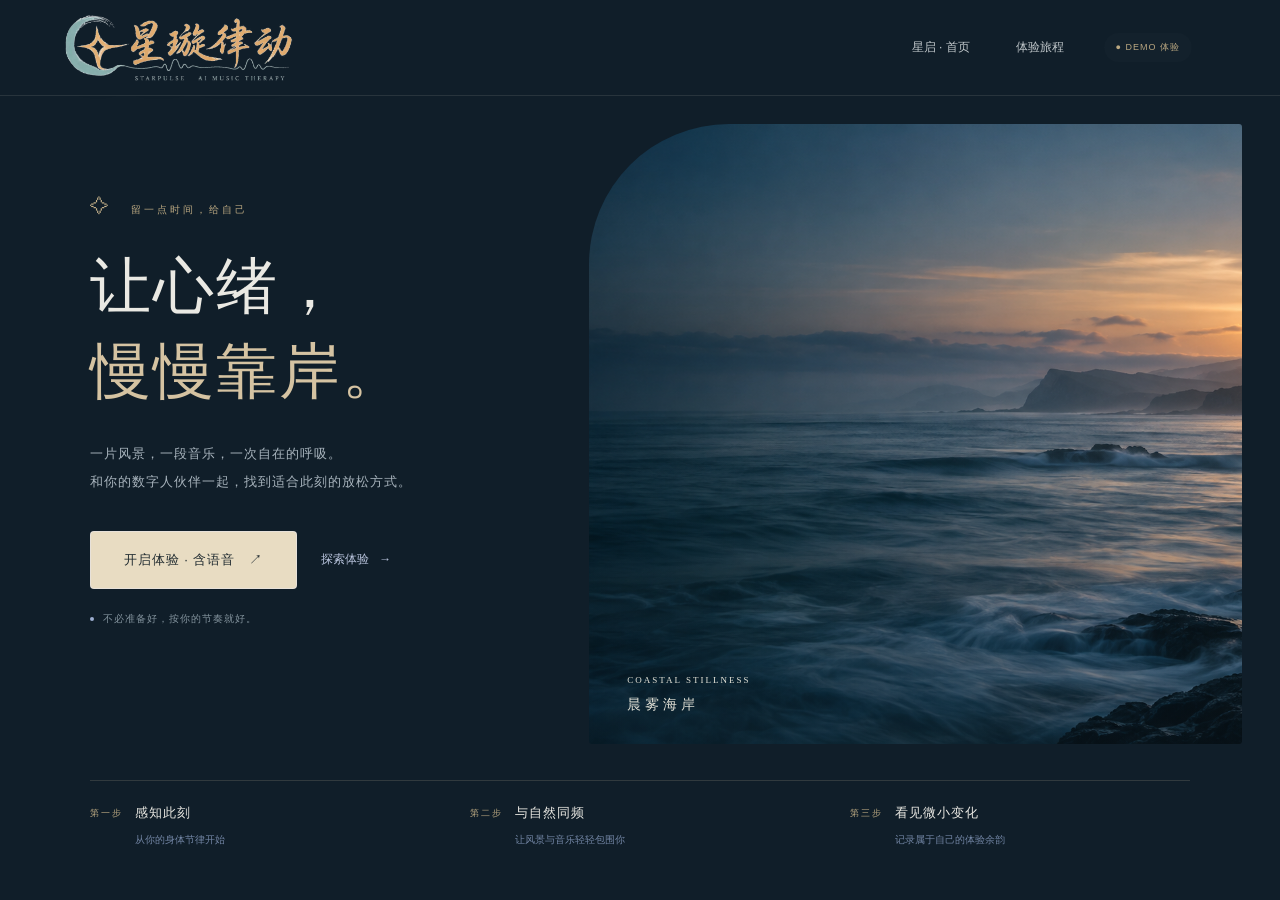
<file: index.html>
<!doctype html><html lang="zh-CN"><head><meta charset="UTF-8"><meta name="viewport" content="width=device-width,initial-scale=1"><title>星璇律动 · 在星与律之间</title><link rel="preload" as="image" href="assets/avatar/xiaoxuan-report-half.png"><link rel="preload" as="image" href="assets/avatar/xiaoxing-report-half.png"><link rel="stylesheet" href="style.css?v=20260910-5"><link rel="stylesheet" href="design.css?v=20260910-5"><link rel="stylesheet" href="layout.css?v=20260910-5"></head><body><div class="sky"></div><div class="grain"></div><header><a class="logo" href="#" id="home"><img src="assets/images/logo-transparent.png?v=1" alt="星璇律动 STARPULSE" width="230" height="72"></a><nav><button data-action="home">星启 · 首页</button><button data-action="flow">体验旅程</button><span class="demo">● DEMO 体验</span></nav><div id="narration-slot"></div></header><main id="app"></main><aside id="companion" data-guide="xiaoxuan" hidden><div class="avatar-stage"><img class="avatar fullbody" src="assets/avatar/xiaoxuan-demo-base.png" alt="小璇全身数字人立绘"><canvas class="avatar-canvas" width="380" height="627" aria-hidden="true"></canvas></div><span>小璇 · 陪你慢下来</span></aside><footer><span>让每一种情绪，都有安放的地方。</span><span>声音 · 自然 · 此刻 <b>✧</b></span></footer><script type="module" src="app.js?v=20260923-4"></script></body></html>
</file>
<file: style.css>
:root{font-family:'Microsoft YaHei','PingFang SC',sans-serif;color:#eceff3;background:#081719;font-synthesis:none;--muted:#94aaa9;--mint:#c6e6d6;--line:#b3d6ca24}*{box-sizing:border-box}body{margin:0;min-height:100vh}button,a,input,textarea{font:inherit}button,a{ -webkit-tap-highlight-color:transparent}button{cursor:pointer}button:focus-visible,a:focus-visible{outline:2px solid #c6e6d6;outline-offset:5px}button{color:inherit;border:0;background:none}a{color:inherit;text-decoration:none}.sky{position:fixed;inset:0;z-index:-2;background:radial-gradient(ellipse at 77% 40%,#547c6830,transparent 48%),radial-gradient(ellipse at 30% 5%,#31545830,transparent 55%),#081719}.grain{position:fixed;inset:0;pointer-events:none;z-index:5;opacity:.08;background-image:url("data:image/svg+xml,%3Csvg viewBox='0 0 180 180' xmlns='http://www.w3.org/2000/svg'%3E%3Cfilter id='n'%3E%3CfeTurbulence type='fractalNoise' baseFrequency='.8' numOctaves='3' stitchTiles='stitch'/%3E%3C/filter%3E%3Cpath fill='%23fff' filter='url(%23n)' opacity='.4' d='M0 0h180v180H0z'/%3E%3C/svg%3E")}header{height:104px;margin:0 6%;display:flex;align-items:center;justify-content:space-between;border-bottom:1px solid var(--line)}.logo{font-size:22px;letter-spacing:3px;position:relative;padding-left:44px}.logo>span{position:absolute;left:0;font-size:34px;color:#cee5c7}.logo small{display:block;font:8px Georgia;letter-spacing:3px;margin-top:7px;color:var(--muted)}nav{display:flex;gap:32px;align-items:center;font-size:12px;color:#b8c8c2}.demo{font-size:10px;border:1px solid var(--line);padding:8px 12px;border-radius:20px;color:#b6d1b6}main{min-height:calc(100vh - 175px);padding:48px 8% 70px}footer{margin:0 6%;padding:23px 0;display:flex;justify-content:space-between;font-size:10px;letter-spacing:2px;color:#7e9994;border-top:1px solid var(--line)}footer b{margin-left:30px;font-size:18px;color:#c2d8bd}.eyebrow{font-size:10px;letter-spacing:4px;color:#b9cabe;margin-bottom:26px}.eyebrow:before{content:'—';margin-right:15px}h1,h2,h3,p{margin-top:0}h1{font-family:Georgia,'Songti SC','SimSun',serif;font-size:clamp(42px,4.7vw,72px);font-weight:400;line-height:1.35;letter-spacing:5px;margin-bottom:26px}h1 em{font-style:normal;color:#c2d9bc}h2{font-family:'Songti SC','SimSun',serif;font-size:38px;line-height:1.5;font-weight:400;letter-spacing:3px;margin-bottom:18px}p{font-size:14px;line-height:2;color:var(--muted)}.home{display:grid;grid-template-columns:1fr 1.08fr;align-items:center;gap:4%;min-height:570px}.hero-copy{padding:32px 0}.hero-copy p{font-size:13px;line-height:2.3}.actions{display:flex;align-items:center;gap:22px;margin-top:30px;flex-wrap:wrap}.primary{background:#d4e4c7;color:#172c28;border-radius:3px;padding:17px 29px;min-width:158px;font-size:13px;letter-spacing:2px;transition:.3s}.primary:hover{background:#e5f1df;transform:translateY(-2px)}.secondary{border:1px solid #b6d0c13d;border-radius:3px;padding:15px 24px;font-size:12px;color:#c6d6cb}.text-btn{font-size:12px;color:#b1c3b7;padding:12px 0}.tiny{font-size:10px;color:#78948d;letter-spacing:1px;margin-top:26px}.landscape{height:510px;position:relative;border-radius:48% 48% 3px 3px;overflow:hidden;background:radial-gradient(ellipse at 53% 28%,#e5dfb3aa,transparent 19%),linear-gradient(#314d4b,#82938b 44%,#546e67 45%,#142e2e 100%);box-shadow:0 0 90px #bdd4a908}.sun{position:absolute;top:17%;left:47%;width:68px;height:68px;border-radius:50%;background:#e6e4bd;box-shadow:0 0 75px #e4e6c380}.mountain{position:absolute;inset:33% -10% 30%;background:#264e49;clip-path:polygon(0 90%,12% 42%,21% 66%,38% 0,57% 64%,68% 32%,89% 85%,100% 37%,100% 100%,0 100%);filter:blur(1px)}.mountain.back{transform:translate(22px,-30px);background:#607b70;opacity:.7}.water{position:absolute;inset:55% 0 0;background:repeating-linear-gradient(178deg,transparent 0 12px,#c7dbb522 13px,transparent 15px 24px);transform:scale(1.2);animation:water 14s ease-in-out infinite alternate}.shore{position:absolute;inset:70% -10% -10%;background:#0c2524;clip-path:polygon(0 50%,18% 65%,41% 75%,75% 82%,100% 100%,0 100%)}.scene-caption{position:absolute;bottom:28px;left:30px;font-size:10px;letter-spacing:3px;color:#d8dfcc}.scene-caption span{display:block;font-family:Georgia;font-size:24px;letter-spacing:1px;margin-top:10px}.orbit{position:absolute;border:1px solid #deebd72d;border-radius:50%;width:360px;height:360px;top:55px;left:50%;transform:translateX(-50%)}.landscape:after{content:'✦';position:absolute;right:23%;top:16%;color:#eef0d4;font-size:11px}.journey-strip{display:flex;gap:24px;margin-top:42px;color:#8aa297;font-size:10px;letter-spacing:1px}.journey-strip i{font-style:normal;color:#d0dcc0;margin-right:7px}#companion{position:fixed;right:17px;bottom:65px;width:105px;z-index:8;text-align:center;pointer-events:none}.avatar{width:105px;height:122px;mask-image:linear-gradient(#000 70%,transparent);border-radius:48% 48% 0 0}#companion span{font-size:8px;color:#a9bcb7}.page{max-width:960px;margin:20px auto;animation:enter .6s ease both}.narrow{max-width:670px}.page .lead{max-width:570px}.step{font:11px Georgia;color:#89aaa1;letter-spacing:3px;margin-bottom:25px}.items{margin:30px 0}.item{display:flex;gap:22px;padding:21px 0;border-bottom:1px solid var(--line)}.item>span{color:#bbd9c5;font-size:22px}.item h3{font-size:14px;font-weight:400;margin-bottom:6px}.item p{font-size:12px;margin:0}.check{display:flex;gap:12px;align-items:center;font-size:13px;color:#bdd0c8}.check input{accent-color:#9cc7b8;width:17px;height:17px}button:disabled{opacity:.35;cursor:not-allowed}.tech .sky{background:radial-gradient(ellipse at 50% 30%,#173d5744,transparent 65%),#07121f}.tech{--line:#6ec9e52b;--muted:#90abba;--mint:#a6dceb}.scan-layout{display:grid;grid-template-columns:1fr 1fr;gap:70px;align-items:center}.body-scan{height:330px;position:relative;display:grid;place-items:center;background:radial-gradient(ellipse,#2b91b327,transparent 65%)}.body-scan svg{height:290px;filter:drop-shadow(0 0 18px #7bd2dd66)}.scan-ring{position:absolute;width:230px;height:75px;border:1px solid #7ee4dc55;border-radius:50%;animation:breathe 5s ease-in-out infinite}.signals{display:grid;gap:20px;font-size:12px}.signals div{display:flex;justify-content:space-between;border-bottom:1px solid var(--line);padding-bottom:13px}.signals span{color:#89cbbf}.notice{padding:13px 18px;background:#91bac509;border-left:2px solid #74bdca;color:#92b1bb;font-size:12px;line-height:1.8;margin:25px 0}.goal-row,.choices{display:flex;gap:10px;flex-wrap:wrap;margin:22px 0}.chip{padding:12px 19px;border:1px solid var(--line);border-radius:30px;font-size:12px;color:#a4bcb0}.chip.selected{background:#c8dfca;color:#17322c;border-color:transparent}.plan{display:grid;grid-template-columns:1.1fr 1fr;gap:40px;margin-top:30px;align-items:center}.plan .landscape{height:350px;border-radius:160px 160px 4px 4px}.tags{font-size:11px;color:#b6cdbb;letter-spacing:2px;margin:20px 0}.selection-group{margin:25px 0}.selection-group h3{font-size:12px;color:#93afa1;font-weight:400}.scene-options{display:grid;grid-template-columns:repeat(3,1fr);gap:16px}.scene-option{border:1px solid var(--line);padding:12px;text-align:left;border-radius:8px}.scene-option.selected{border-color:#badcbd;background:#b5d6c00b}.scene-option .landscape{height:130px;border-radius:4px;margin-bottom:14px}.scene-option .sun{width:20px;height:20px}.scene-option .orbit,.scene-option .scene-caption{display:none}.forest{background:radial-gradient(ellipse at 50% 15%,#a4bc7466,transparent 35%),repeating-linear-gradient(85deg,#0a2620 0 25px,#244638 30px 45px,#14352b 50px 75px)}.aurora-scene{background:radial-gradient(ellipse at 55% 30%,#6ab59988,transparent 24%),linear-gradient(130deg,#152039,#625b8466,#103c43)}.immersive header,.immersive footer{display:none}.immersive main{padding:0;height:100vh;overflow:hidden}.immersion{position:fixed;inset:0;background:#102e33}.immersion>.landscape{position:absolute;inset:0;width:100%;height:100%;border-radius:0;transition:filter 4s}.immersion .sun{width:100px;height:100px}.immersion .mountain{inset:35% -10% 35%}.immersion .scene-caption,.immersion .orbit{display:none}.immersion .water{animation-duration:25s}.immersion .soft{position:absolute;inset:0;background:radial-gradient(ellipse,transparent,#02171a77);backdrop-filter:blur(2px)}.immersion .words{position:absolute;left:10%;right:10%;bottom:20%;text-align:center;font-family:'SimSun',serif;font-size:23px;letter-spacing:5px;color:#e2e8d6;transition:opacity 1.5s}.imm-controls{position:absolute;bottom:30px;left:6%;right:6%;display:flex;gap:25px;align-items:center;justify-content:space-between;transition:opacity 1s}.imm-controls button{font-size:12px;padding:12px;background:#031c2366;border:1px solid #ffffff22;border-radius:30px}.imm-controls label{font-size:11px;display:flex;gap:12px;align-items:center}.imm-controls input{width:85px;accent-color:#c5d9c0}.imm-progress{position:absolute;bottom:0;height:2px;background:#d6eac080;transition:width 1s}.imm-hint{position:absolute;top:30px;left:6%;font-size:10px;letter-spacing:2px;color:#b7c9c0}.feedback textarea{display:block;width:100%;min-height:100px;background:#ffffff04;border:1px solid var(--line);padding:20px;color:#d8e2dc;border-radius:6px;resize:vertical}.report{max-width:1120px}.report-top{display:flex;justify-content:space-between;align-items:center}.report-top p{font-size:11px}.report-grid{display:grid;grid-template-columns:.8fr 1.6fr;gap:16px}.panel{border:1px solid var(--line);background:linear-gradient(130deg,#26567216,#16293922);border-radius:9px;padding:24px}.panel h3{font-size:12px;font-weight:400;letter-spacing:2px;color:#b3d0df}.panel .body-scan{height:210px}.panel .body-scan svg{height:190px}.metrics{display:grid;grid-template-columns:repeat(3,1fr);gap:16px;margin:16px 0}.metric strong{font:29px Georgia;color:#a6dce3}.metric small{font-size:11px;color:#678493;margin:0 9px}.metric p{margin:8px 0 0;font-size:11px}.plot{width:100%;height:90px;overflow:visible}.legend{font-size:10px;color:#8ba4b5}.legend span{margin-left:20px;color:#a5ddd6}.eeg-row{display:grid;grid-template-columns:65px 1fr 90px;gap:15px;align-items:center;font-size:11px;margin:15px 0;color:#8facbd}.bars{display:grid;gap:5px}.bars i{height:5px;border-radius:5px;background:#526c96}.bars i+ i{background:#91d1cd}.success-mark{font:70px Georgia;color:#c8dfc0;margin:40px 0 20px}.center{text-align:center}.center .actions{justify-content:center}.file-input{font-size:11px;max-width:100%;color:#8faeb1;margin-top:18px}@keyframes water{to{transform:translateY(12px) scale(1.25)}}@keyframes breathe{50%{transform:scale(1.12);opacity:.35}}@keyframes enter{from{opacity:0;transform:translateY(9px)}to{opacity:1;transform:none}}@media(max-width:800px){header{height:85px}nav{gap:12px}nav button{display:none}main{padding:30px 7% 100px}.home{grid-template-columns:1fr}.hero-copy{padding:10px 0}.home .landscape{height:340px;margin:20px 20px 0}.journey-strip{gap:12px}h1{font-size:46px}.plan,.scan-layout,.report-grid{grid-template-columns:1fr;gap:20px}.metrics{grid-template-columns:1fr}.scan-layout .body-scan{height:220px}.scan-layout .body-scan svg{height:200px}#companion{width:75px;right:5px;bottom:35px}.avatar{width:75px;height:88px;background-size:150px 150px}#companion span{font-size:7px}.scene-options{gap:8px}.scene-option{padding:7px;font-size:11px}footer{font-size:8px;letter-spacing:0}.report-top{display:block}h2{font-size:30px}.imm-controls{gap:8px}.imm-controls label{font-size:0}.immersion .words{font-size:18px}.report .actions{padding-right:55px}}@media(prefers-reduced-motion:reduce){*,*:before,*:after{animation:none!important;transition:none!important}}

.imm-video{position:absolute;inset:0;width:100%;height:100%;object-fit:cover;opacity:0;transition:opacity 1.2s}.video-ready .soft{backdrop-filter:none;background:linear-gradient(transparent 45%,#02171a66)}

.body-scan.anatomy{height:420px;isolation:isolate;background:radial-gradient(ellipse at 50% 44%,#288dc51a,transparent 60%)}
.body-scan.anatomy svg{height:395px;width:230px;filter:drop-shadow(0 0 5px #58c2e54a);z-index:1}
.anatomy .scan-ring{width:174px;height:35px;bottom:20px;border-color:#69c8e04f;box-shadow:0 0 20px #5fd7ea12;transform:perspective(150px) rotateX(12deg)}
.anatomy .scan-ring:after{content:'';position:absolute;inset:8px -25px;border:1px solid #6ac1d220;border-radius:50%}
.anatomy-grid{position:absolute;bottom:0;width:90%;height:80px;background:linear-gradient(transparent,#061828),repeating-linear-gradient(90deg,transparent 0 24px,#61bfd818 25px 26px),repeating-linear-gradient(0deg,transparent 0 18px,#61bfd818 19px 20px);transform:perspective(140px) rotateX(42deg);z-index:-1;mask-image:radial-gradient(ellipse,#000,transparent 72%)}
.chest-pulse{transform-box:fill-box;transform-origin:center;animation:chest-breathe 5s ease-in-out infinite}.outer-body{stroke:#9cddf0;stroke-width:1.3}.anatomy-caption{position:absolute;bottom:0;color:#608898;font-size:8px;letter-spacing:2px}
.panel .body-scan.anatomy{height:290px}.panel .body-scan.anatomy svg{height:270px;width:165px}.panel .anatomy .scan-ring{width:130px;height:26px;bottom:15px}
@keyframes chest-breathe{50%{opacity:.4;transform:scale(.78)}}
@media(max-width:800px){.body-scan.anatomy{height:330px}.body-scan.anatomy svg{height:310px}.scan-layout{gap:25px}}
/* Visual revision: cinematic atmosphere, full-body companion, supplied anatomy image. */
:root{background:#080e20;--muted:#98a7c0;--line:#b0c4f21d;--mint:#c5d2f4;color:#eef1fb}.sky{background:radial-gradient(ellipse at 82% 10%,#46487928,transparent 55%),radial-gradient(ellipse at 5% 70%,#163b5029,transparent 50%),#080e20}.grain{opacity:.045}header{position:relative;z-index:10;height:96px;margin:0 5%;border-bottom-color:#b7c7eb16}.logo{font-size:20px;font-weight:400;letter-spacing:4px}.logo>span{color:#c6d0ee;font-size:31px}.logo small{color:#8795b6;font-size:7px}nav{color:#b4bfd7;gap:38px}.demo{color:#b8c5e2;background:#ffffff03;border-color:#a2b5dd25;font-size:9px}main{padding-top:55px}.primary{background:linear-gradient(115deg,#d4d9f6,#b8cbdc);color:#1a2541;padding:17px 28px;border:1px solid #e3e7ff60;border-radius:30px;box-shadow:0 6px 32px #839cc818;letter-spacing:1px}.primary:hover{background:#e2e7fc;box-shadow:0 8px 38px #a1b6ef25}.secondary{border-color:#a9bade32;border-radius:30px;color:#c0cce4}.text-btn{color:#bbc6df}.eyebrow{color:#a8b7d8;font-size:9px;letter-spacing:3px}.page h2{font-family:'Microsoft YaHei',sans-serif;font-size:36px;font-weight:300;letter-spacing:2px}.step{font:10px 'Microsoft YaHei',sans-serif;letter-spacing:3px;color:#a1b6db}.page{margin-top:18px}.page .lead{color:#8e9ebc;font-size:13px}.item{padding:23px 0}.item>span{color:#aebfef}.item h3{color:#d1daee}.chip{border-color:#a6bad529;color:#a8b5d0}.chip.selected{background:#c9d3ed;color:#1d2d47}.goal-row,.choices{gap:12px}.notice{background:#8eb5eb08;border-color:#7397c2;color:#94aec9}.tiny{color:#7d90ac}.tags{color:#a9bbdb}.selection-group h3{color:#96a9c8}.scene-option{border-radius:14px;border-color:#b4c7ef20;padding:10px;background:#cedeff03}.scene-option.selected{background:#a5c1ff08;border-color:#b2c6ed80}.scene-option .landscape{border-radius:9px}.plan{gap:64px}.plan .landscape{border-radius:18px;height:410px;background-image:linear-gradient(#0d173017,#0a193433),url('assets/images/moon-ocean.png');background-position:70% center;background-size:cover}.plan .landscape>*{display:none}.plan .landscape .scene-caption{display:block}.landscape{box-shadow:none}.feedback textarea{background:#d1e2ff05;border-color:#bed0fa26;border-radius:16px}.panel{border-color:#72b7db25;border-radius:14px;background:linear-gradient(145deg,#27597918,#0b1b2d80)}.report .page{max-width:1120px}.tech .sky{background:radial-gradient(ellipse at 48% 30%,#14354a60,transparent 65%),#070f1d}.panel h3{color:#a9c2d7}.metric strong{font-weight:400;font-size:31px}.success-mark{color:#b4c5ef}footer{color:#687c9d;border-top-color:#b7c7eb16}footer b{color:#c1cae7}
.welcome{background:#070c19}.welcome main{padding:0;min-height:calc(100svh - 96px)}.welcome .sky{background:#070c19}.welcome footer{display:none}.home-v2{display:block;position:relative;min-height:calc(100svh - 96px);isolation:isolate;padding:0 8% 175px;overflow:hidden}.hero-image{position:absolute;inset:-96px 0 0;z-index:-1;background:linear-gradient(90deg,#080d1dea 0%,#080d1d9c 32%,#080d1d10 75%),linear-gradient(0deg,#080d1d 0%,transparent 50%),url('assets/images/moon-ocean.png') center 49%/cover}.hero-copy{padding:clamp(62px,10vh,120px) 0 70px;max-width:760px}.hero-copy .eyebrow:before{display:none}.micro-star{color:#c0ccf3;font-size:19px;margin-right:14px}.hero-copy h1{font-family:'Microsoft YaHei','PingFang SC',sans-serif;font-weight:300;line-height:1.48;font-size:clamp(38px,4.1vw,62px);letter-spacing:3px;margin:28px 0 24px}.hero-copy h1 em{color:#c1cfee}.hero-copy p{color:#a0aec8;font-size:13px;line-height:2.2;letter-spacing:1px}.hero-copy .actions{margin-top:34px;gap:28px}.hero-note{font-size:10px;letter-spacing:1px;color:#7486a7;margin-top:23px;display:flex;gap:9px;align-items:center}.hero-note span{width:4px;height:4px;background:#9caed0;border-radius:50%}.scene-index{position:absolute;right:9%;top:39%;color:#d1d9ef}.scene-index>span{font:9px Georgia;letter-spacing:3px}.scene-index i{display:block;width:48px;height:1px;background:#b9c6e65e;margin:20px 0}.scene-index p{font:8px Georgia;letter-spacing:3px;color:#b0bcd5;line-height:2.5}.scene-index b{font-family:'Microsoft YaHei';font-weight:400;letter-spacing:4px;font-size:13px}.home-bottom{position:absolute;bottom:0;left:8%;right:8%;height:145px;display:grid;grid-template-columns:1fr 1fr 1fr .4fr;border-top:1px solid #b6c6ee25;padding-top:26px;gap:30px}.home-bottom>div>span{font:8px Georgia;letter-spacing:2px;color:#7184a6}.home-bottom h3{font-size:13px;letter-spacing:2px;font-weight:400;margin:12px 0 6px}.home-bottom p{font-size:10px;color:#7285a4}.journey-sign{color:#aabbe4;font-size:25px;display:flex;gap:14px;align-items:flex-start;padding-top:16px}.journey-sign small{font:8px Georgia;line-height:1.8;letter-spacing:2px;color:#7185aa}
#companion{width:clamp(95px,10vw,145px);bottom:25px;right:15px;text-align:center;filter:drop-shadow(0 4px 16px #02050e60)}#companion .avatar.fullbody{display:block;width:100%;height:clamp(155px,24vh,230px);object-fit:contain;object-position:center bottom;background:none;mask-image:none;border-radius:0}#companion span{font-size:8px;letter-spacing:1px;color:#98aac9;display:block;margin-top:5px}.welcome #companion{bottom:155px}.immersive #companion{bottom:70px}.immersive #companion .avatar.fullbody{height:20vh}
.body-scan.reference-body{height:430px;position:relative;isolation:isolate;background:radial-gradient(ellipse,#1e67821a,transparent 65%)}.reference-body>img{height:100%;max-width:100%;object-fit:contain;mix-blend-mode:screen;mask-image:linear-gradient(transparent,#000 4% 93%,transparent);filter:contrast(1.13) saturate(.8);position:relative;z-index:1}.body-halo{position:absolute;inset:12% 5%;background:radial-gradient(ellipse,#58ccf60b,transparent 65%);border-radius:50%}.body-label{position:absolute;font:6px Georgia;letter-spacing:1.5px;color:#668fa9;z-index:2;line-height:2.3}.body-label b{font-family:'Microsoft YaHei';font-size:9px;font-weight:400;color:#99bbcb;letter-spacing:2px}.label-left{left:0;top:36%}.label-right{right:0;top:66%}.reference-body .anatomy-caption{bottom:-17px;font-size:8px;letter-spacing:1px;color:#537087}.panel .body-scan.reference-body{height:280px}.panel .reference-body .body-label{display:none}.scan-layout{gap:65px;margin-top:25px}.signals{font-size:12px}.signals>div{border-color:#76bbd51e}.signals span{color:#94c7d1}
@media(min-width:1500px){.home-v2{padding-left:12%;padding-right:12%}.home-bottom{left:12%;right:12%}}
@media(max-width:800px){header{height:82px}.welcome main{min-height:calc(100svh - 82px)}.home-v2{min-height:calc(100svh - 82px);padding:0 7% 225px}.hero-copy{padding:62px 0 45px;max-width:100%}.hero-image{background-position:64% center}.hero-copy h1{font-size:36px;letter-spacing:1px;line-height:1.6}.hero-copy p{font-size:11px}.hero-copy .eyebrow{font-size:7px;letter-spacing:2px}.hero-copy .actions{gap:20px}.scene-index{display:none}.home-bottom{left:7%;right:7%;height:180px;gap:14px;grid-template-columns:repeat(3,1fr);padding-top:25px}.home-bottom p{font-size:9px;line-height:1.8}.home-bottom h3{font-size:11px;letter-spacing:0}.home-bottom .journey-sign{display:none}.welcome #companion{bottom:190px;right:4px;width:80px}#companion{right:5px;width:83px;bottom:12px}#companion .avatar.fullbody{height:150px}.page h2{font-size:28px}.plan{gap:30px}.plan .landscape{height:310px}.body-scan.reference-body{height:330px}.scan-layout{gap:35px}.label-left{left:9%}.label-right{right:9%}}
.reference-body>img{mask-image:radial-gradient(ellipse 65% 62% at 50% 48%,#000 55%,transparent 90%);filter:contrast(1.2) brightness(1.15) saturate(.85)}
/* Intent-first experience and quiet import surface. */
.home-v2{min-height:760px;min-height:max(720px,calc(100svh - 96px));padding-bottom:185px}.hero-copy{padding-top:90px;max-width:720px}.hero-copy h1{font-family:'Songti SC','SimSun',serif;font-size:clamp(54px,5.5vw,82px);font-weight:400;letter-spacing:5px;line-height:1.3;margin:25px 0 30px}.hero-copy .eyebrow{font-size:11px;letter-spacing:3px}.hero-copy p{font-size:14px;line-height:2.2;color:#b0bdd4}.hero-copy .primary{padding:19px 33px}.hero-image{background-image:linear-gradient(90deg,#080d1dcc 0%,#080d1d60 38%,#080d1d00 75%),linear-gradient(0deg,#080d1d 0%,transparent 48%),url('assets/images/moon-ocean.png')}.scene-index{display:none}.home-bottom{height:139px}.home-bottom>div>span{font-family:inherit;font-size:10px;letter-spacing:2px}.home-bottom h3{font-size:15px}.home-bottom p{font-size:11px}.journey-sign{opacity:.4}.discover{background:#f3f1ed;color:#263c49;padding:90px 8% 95px;position:relative}.discover-heading{display:flex;justify-content:space-between;gap:35px;align-items:end;max-width:1150px;margin:auto}.section-kicker{font-size:11px;letter-spacing:3px;color:#768e92;display:block;margin-bottom:20px}.discover h2{font-family:'Songti SC','SimSun',serif;font-size:36px;letter-spacing:2px;color:#263c49;line-height:1.5;margin:0}.discover-heading p{font-size:12px;line-height:2;color:#7a8b91;margin:0}.intention-list{display:grid;grid-template-columns:repeat(4,1fr);gap:0;max-width:1150px;margin:48px auto 90px;border-top:1px solid #425f6425;border-bottom:1px solid #425f6425}.intention-list button{position:relative;padding:34px 26px 34px 0;text-align:left;color:#344a55;transition:background .3s}.intention-list button+button{border-left:1px solid #425f6418;padding-left:25px}.intention-list button:hover{background:#dfe7e355}.intention-icon{font-family:Georgia;font-size:32px;color:#789b9c;display:block;margin-bottom:22px}.intention-list h3{font-size:17px;font-weight:400;letter-spacing:1px;margin:0 0 10px}.intention-list p{font-size:11px;color:#859296;margin:0}.intention-arrow{position:absolute;right:23px;top:45px;font-size:15px;color:#759090}.editorial-scene{max-width:1150px;margin:auto;display:grid;grid-template-columns:1.1fr 1fr;gap:65px;align-items:center}.editorial-image{height:450px;border-radius:160px 160px 10px 10px;background:url('assets/images/moon-ocean.png') 75% center/cover;box-shadow:0 20px 50px #1d394510}.editorial-copy h2{font-size:32px}.editorial-copy p{font-size:12px;line-height:2.4;color:#7a8b91;margin:25px 0}.editorial-copy .secondary{color:#3c5864;border-color:#5e81855c}.editorial-note{display:block;font-size:9px;color:#95a0a0;margin-top:22px}.import-page{text-align:center;max-width:640px;margin-top:20px}.import-page .lead{margin:0 auto;max-width:540px}.import-page h2{font-family:'Songti SC','SimSun',serif;font-size:36px}.import-experience{padding-top:25px}.breath-orb{position:relative;width:170px;height:170px;margin:6px auto 12px;display:grid;place-items:center;background:radial-gradient(circle,#bdcbe724,#879ccc0a 50%,transparent 69%);border-radius:50%}.breath-orb i{position:absolute;inset:19px;border:1px solid #a2b7de30;border-radius:50%;animation:quiet-orbit 6s ease-in-out infinite}.breath-orb i+i{inset:35px;border-color:#a2b7de20;animation-delay:-3s}.breath-orb span{font-size:35px;color:#c1d2e9;text-shadow:0 0 25px #9bbfdd70}.breath-caption{font-size:11px;letter-spacing:2px;color:#8196b5}.import-experience .actions{justify-content:center;margin-top:23px}.upload-link{position:relative;display:inline-block;cursor:pointer;color:#a2b5d1;font-size:12px;margin-top:24px;border-bottom:1px solid #99b2d440;padding-bottom:4px}.upload-link input{position:absolute;inset:0;width:100%;height:100%;opacity:0;cursor:pointer}.upload-link:focus-within{outline:2px solid #bbd0ee;outline-offset:5px}.import-status{font-size:10px;line-height:1.8;color:#7286a3;min-height:22px;margin:20px 0}.import-details{text-align:left;border-top:1px solid #8eacce1e;padding-top:20px;max-width:400px;margin:25px auto 0;color:#8c9eba;font-size:11px}.import-details summary{cursor:pointer;text-align:center}.import-details p{font-size:11px;margin-top:20px}.import-details .text-btn{font-size:10px}.import-page+.anything{display:none}@keyframes quiet-orbit{50%{transform:scale(1.13);opacity:.4}}
@media(max-width:800px){.home-v2{min-height:730px}.hero-copy{padding-top:70px;padding-bottom:35px;padding-right:25px}.hero-copy h1{font-size:52px;letter-spacing:3px}.hero-copy p{font-size:12px}.home-bottom{height:135px}.home-bottom h3{font-size:12px}.home-bottom p{font-size:9px}.welcome #companion{bottom:160px}.discover{padding:58px 7%}.discover-heading{display:block}.discover h2{font-size:28px}.discover-heading p{margin-top:20px}.intention-list{grid-template-columns:1fr 1fr;margin:30px 0 50px}.intention-list button{padding:24px 15px!important}.intention-list button:nth-child(3){border-left:0}.intention-list button:nth-child(n+3){border-top:1px solid #425f6418}.intention-list h3{font-size:15px}.intention-list p{font-size:10px}.intention-arrow{right:16px;top:33px}.editorial-scene{grid-template-columns:1fr;gap:32px}.editorial-image{height:320px;border-radius:120px 120px 8px 8px}.editorial-copy h2{font-size:28px}.import-page h2{font-size:29px}.import-page .lead{font-size:12px}.import-experience{padding-top:15px}main:has(.import-page){padding-bottom:75px}.import-page{margin-top:8px}}
.report-section-title{display:flex;align-items:center;justify-content:space-between;gap:20px;margin:35px 0 16px}.report-section-title h3{font-size:16px;font-weight:400;letter-spacing:2px;margin:0;color:#cfdeee}.report-section-title>span{font-size:10px;color:#829bb6}.signal-grid{display:grid;grid-template-columns:repeat(2,minmax(0,1fr));gap:16px}.eeg-grid{display:grid;grid-template-columns:repeat(3,minmax(0,1fr));gap:16px}.signal-panel{min-width:0}.signal-panel h3,.emotion-panel h3{display:flex;justify-content:space-between;gap:10px;font-size:13px}.signal-panel h3 small,.emotion-panel h3 small{font-size:9px;color:#7e98af;letter-spacing:0}.signal-stats{display:grid;grid-template-columns:35px repeat(3,1fr);gap:9px 8px;font-size:10px;text-align:right;margin:20px 0}.signal-stats span{color:#7993ae}.signal-stats b{font-weight:400;color:#b2cedc}.signal-stats b:nth-last-child(-n+3){color:#a0dfd6}.signal-chart{width:100%;height:auto;display:block;margin-top:15px}.no-signal{height:130px;display:grid;place-items:center;color:#627d97;font-size:12px}.emotion-panel>p{font-size:11px;color:#88a1bc}.emotion-panel strong{font:19px Georgia;color:#b4d9de;display:block;margin-top:8px}.emotion-row{display:grid;grid-template-columns:35px 1fr 68px;gap:10px;align-items:center;font-size:10px;margin:11px 0;color:#8ba4b9}.emotion-row>div{display:grid;gap:4px}.emotion-row i{display:block;height:4px;background:#6a83b8;border-radius:3px}.emotion-row i+i{background:#a0dfd6}.emotion-row small{font-size:9px;text-align:right}.signal-note{font-size:10px;line-height:1.9;color:#7892aa;margin:18px 0}.report .body-scan{margin-bottom:15px}@media(max-width:900px){.eeg-grid{grid-template-columns:repeat(2,minmax(0,1fr))}}@media(max-width:600px){.signal-grid,.eeg-grid{grid-template-columns:1fr}.report-section-title{display:block}.report-section-title>span{display:block;margin-top:10px}.report-section-title h3{font-size:14px}}
/* Standard session flow and restrained report composition. */
.flow-timeline{margin:30px 0}.flow-timeline>div{display:flex;align-items:center;gap:24px;border-bottom:1px solid var(--line);padding:18px 0}.flow-timeline>div>span{width:30px;font:16px Georgia;color:#adc6dc}.flow-timeline section{flex:1}.flow-timeline h3{font-size:13px;font-weight:400;margin:0 0 6px}.flow-timeline p{font-size:11px;margin:0}.flow-timeline small{font-size:10px;color:#9babc4}.preparation-list{margin:30px 0}.preparation-list>div{position:relative;padding:23px 0 23px 50px;border-bottom:1px solid var(--line)}.preparation-list b{position:absolute;left:0;top:25px;color:#adc6dc;font:16px Georgia}.preparation-list h3{font-size:15px;font-weight:400;margin:0 0 8px}.preparation-list p{font-size:12px;margin:0}.recommend-alternative{border-top:1px solid var(--line);margin-top:20px;padding-top:18px}.recommend-alternative>span,.duration-choice>span{font-size:10px;color:#859eb7;display:block;margin-bottom:9px}.recommend-alternative p{font-size:12px;margin:0}.recommend-alternative button{padding:7px 0;font-size:11px}.duration-choice{margin-top:18px}.duration-choice .chip{font-size:10px;padding:9px 12px;margin:0 6px 6px 0}.intention-list{grid-template-columns:repeat(5,1fr)}.dialogue-page{max-width:900px}.companion-dialogue{display:grid;grid-template-columns:190px 1fr;gap:45px;align-items:center;margin:30px 0}.companion-dialogue>img{width:100%;height:330px;object-fit:contain}.dialogue-space>span{font-size:11px;letter-spacing:3px;color:#a5bcdd}.dialogue-line{font-family:'SimSun',serif;font-size:23px;line-height:1.9;color:#d7e2f1;margin:18px 0 24px}.last-utterance{font-size:12px;color:#879bb7;line-height:1.8;overflow-wrap:anywhere;margin-bottom:18px}#dialogue-form{display:flex;gap:10px;border-bottom:1px solid #afc9ec40;padding-bottom:12px}#dialogue-text{min-width:0;flex:1;background:transparent;border:0;color:#dce7f6;font-size:13px;padding:12px 0;outline-offset:4px}#dialogue-form .secondary{font-size:11px;padding:10px 14px}.dialogue-space>small{font-size:9px;color:#6f86a6;display:block;margin-top:15px}.sr-only{position:absolute;width:1px;height:1px;padding:0;margin:-1px;overflow:hidden;clip:rect(0,0,0,0);white-space:nowrap;border:0}.report{max-width:1190px}.report-context{display:flex;justify-content:space-between;gap:20px;font-size:10px;color:#8fa7bf;padding:5px 0 20px;border-bottom:1px solid #91bedb25}.report-overview{display:grid;grid-template-columns:170px 1fr;gap:38px;align-items:center;border-bottom:1px solid #91bedb25;padding:24px 0 30px;margin-bottom:32px}.report-body .body-scan.reference-body{height:230px}.report-body .body-label{display:none}.report-body .anatomy-caption{font-size:6px;letter-spacing:0}.report-narrative{display:grid;grid-template-columns:1.2fr 1fr;gap:20px 35px}.narrative-label{font-size:10px;color:#83babf;letter-spacing:2px}.report-narrative h3{font-weight:400;font-size:18px;line-height:1.7;color:#d8e6f0;margin:12px 0}.report-narrative p{font-size:12px;color:#9fb2c7;line-height:2;margin:10px 0 0}.report-narrative>small{font-size:9px;color:#637c99;grid-column:1/-1}.next-suggestion{border-left:1px solid #9ec8db22;padding-left:30px}.report .panel{background:#a2c8e404;border:1px solid #9fbfd51a;border-radius:10px;padding:20px}.report .signal-grid{grid-template-columns:repeat(4,minmax(0,1fr))}.report .eeg-grid{grid-template-columns:repeat(4,minmax(0,1fr))}.report .signal-panel h3{margin-bottom:17px;font-size:12px;letter-spacing:.5px}.signal-values{display:flex;gap:12px;align-items:center;font:25px Georgia;color:#6a83b8}.signal-values i{font:12px sans-serif;color:#5e758d}.signal-values strong{font-weight:400;color:#a0dfd6}.signal-detail{margin-top:10px}.signal-detail summary{font-size:9px;color:#6e879f;cursor:pointer}.signal-detail .signal-stats{margin:15px 0 0;font-size:9px}.report .signal-chart{margin-top:16px}.report-section-title{margin:26px 0 15px}.report-section-title h3{font-size:14px;letter-spacing:1px}.report-method{border-bottom:1px solid #a3bcd418;padding:18px 0;color:#8098b1;font-size:10px}.report-method summary{cursor:pointer}.report-method p{font-size:11px;margin:14px 0 0}.vector-list{display:grid;grid-template-columns:1fr 1fr;gap:15px;margin-top:20px}.vector-list>div{display:flex;justify-content:space-between;gap:12px}.vector-list b{font-weight:400;color:#afc7d8}.report-finish{display:flex;justify-content:space-between;gap:30px;align-items:center;padding-top:35px}.report-finish p{font-family:'SimSun';font-size:20px;margin:0;color:#b5c8dc}.report-finish .primary{font-size:12px}.report .emotion-row{grid-template-columns:28px 1fr 57px;gap:6px;font-size:9px}.report .emotion-row small{font-size:8px}.report .emotion-panel strong{font-size:19px}.report .signal-note{font-size:8px}.report .emotion-panel>p{font-size:10px}
@media(max-width:1100px){.report .signal-grid,.report .eeg-grid{grid-template-columns:repeat(2,minmax(0,1fr))}.report-narrative{grid-template-columns:1fr;gap:18px}.next-suggestion{border-left:0;padding-left:0}.report-overview{grid-template-columns:140px 1fr;gap:25px}}
@media(max-width:700px){.intention-list{grid-template-columns:1fr 1fr}.companion-dialogue{grid-template-columns:85px 1fr;gap:18px;margin-top:15px;align-items:start}.companion-dialogue>img{height:175px}.dialogue-line{font-size:18px}.dialogue-space .actions{gap:14px}#dialogue-form{display:block}#dialogue-text{width:100%}.report-overview{grid-template-columns:75px 1fr;gap:20px}.report-body .body-scan.reference-body{height:170px}.report-body .anatomy-caption{display:none}.report-narrative h3{font-size:16px}.report-narrative p{font-size:11px}.report-context{display:block;line-height:2}.report-context span{display:block}.report .panel{padding:15px}.signal-values{font-size:22px}.report .signal-panel h3{display:block}.report .signal-panel h3 small{display:block;margin-top:6px}.report-section-title .legend{font-size:9px}.report-finish{align-items:start;flex-direction:column;gap:16px}.vector-list{grid-template-columns:1fr}}
@media(max-width:420px){.report .signal-grid,.report .eeg-grid{grid-template-columns:1fr}.companion-dialogue{grid-template-columns:1fr}.companion-dialogue>img{height:145px;max-width:100px;margin:auto}.report-overview{grid-template-columns:1fr}.report-body{display:none}}
.report-body .body-scan.reference-body{display:block;height:220px;overflow:hidden}.report-body .reference-body>img{position:absolute;inset:0;margin:auto;height:100%;width:100%;object-fit:contain;max-height:100%}.report-body .reference-body .anatomy-caption{bottom:0}.report-overview{padding:20px 0;margin-bottom:26px}.report{margin-top:0}.report>.step{margin-bottom:16px}.report>h2{font-size:31px;margin-bottom:12px}.report-context{padding-bottom:15px}.tech:has(.report) #companion{width:90px;right:7px;bottom:25px}.tech:has(.report) #companion .avatar.fullbody{height:150px}
@media(max-width:700px){.report-body .body-scan.reference-body{height:150px}}
/* STARPULSE: original brand artwork and photographic scenery. */
header .logo{padding:0;display:flex;align-items:center;line-height:0;letter-spacing:0}
header .logo img{width:142px;height:80px;object-fit:contain;mix-blend-mode:screen}
header{height:104px}.grain{opacity:.035}
.hero-image{background-image:linear-gradient(90deg,#080f18cc 0%,#080f1850 48%,transparent 80%),linear-gradient(0deg,#080d1d 0%,transparent 55%),url('assets/images/coast-v2.png');background-position:center;background-size:cover}
.hero-copy h1 em{color:#e6deca}.hero-copy .eyebrow,.micro-star{color:#c9b58d}
.welcome .primary{background:#e8dcc2;color:#202b30;box-shadow:none}.welcome .primary:hover{background:#f4ead6}
.hero-copy .hero-note{color:#aab4be}.home-bottom{border-top-color:#d4c4a52b}
.editorial-image{background-image:url('assets/images/forest-v2.png');background-position:center;border-radius:4px;height:480px}
.discover{background:#f1efe9}.section-kicker{color:#8b795f}.intention-icon{color:#8a8266}
.photographic-scene,.plan .photographic-scene{background-image:linear-gradient(0deg,#07131ac9,transparent 55%),url('assets/images/coast-v2.png');background-size:cover;background-position:center;border-radius:8px;box-shadow:none}
.photographic-scene[data-scene='forest'],.plan .photographic-scene[data-scene='forest']{background-image:linear-gradient(0deg,#07131ac9,transparent 55%),url('assets/images/forest-v2.png')}
.photographic-scene[data-scene='aurora'],.plan .photographic-scene[data-scene='aurora']{background-image:linear-gradient(0deg,#07131ac9,transparent 55%),url('assets/images/aurora-v2.png')}
.photographic-scene:after{content:none}.photographic-scene .scene-caption{color:#eee9de;text-shadow:0 2px 15px #0008}
.immersion>.photographic-scene{border-radius:0}.scene-options .photographic-scene{transition:filter .3s,transform .6s}.scene-options button:hover .photographic-scene{filter:brightness(1.12)}
.report>.step{color:#bdab88}.report .panel{background:#96b2d006;border-color:#b7c6d324;border-radius:6px}.report-narrative{gap:20px 40px}
@media(max-width:800px){header .logo img{width:112px;height:63px}header{height:82px}.hero-image{background-position:65% center}.editorial-image{height:350px}.hero-copy h1{font-size:46px}}
@media(prefers-reduced-motion:reduce){*,*:before,*:after{animation:none!important;transition:none!important}}

header .logo{mix-blend-mode:screen}
</file>
<file: design.css>
/* Editorial system: ink, paper, quiet gold; shared scale and alignment. */
:root{--ink:#172c37;--paper:#f4f2ec;--gold:#b49a6b;--muted:#a4b1bc;--line:#c4cbd225}
body{background:#101e29;color:#eae9e3}body .sky{background:#101e29}body .grain{display:none}
header{margin:0 5%;height:96px;border-color:#d4d3c21f}header .logo img{width:120px;height:76px}nav{font-size:12px;gap:34px}nav button{color:#c0c7ca}nav .demo{border:0;color:#bba881;letter-spacing:1px}
main{padding:56px 7% 80px}.page{max-width:1100px}.page.narrow{max-width:680px}.page h2{font-size:40px;letter-spacing:1px;line-height:1.4}.page .lead{font-size:14px;line-height:1.9}.step{font:11px 'Microsoft YaHei',sans-serif;letter-spacing:2px;color:#bea981}.primary{background:#e5d8bd;color:#172c37;border-radius:4px;box-shadow:none;padding:17px 26px;letter-spacing:1px}.primary:hover{background:#efe5d2}.secondary{border-radius:4px}.chip{border-radius:5px}.chip.selected{background:#e5d8bd;color:#172c37}.selection-group{margin-top:36px}.selection-group h3{font-size:13px;letter-spacing:1px}.scene-option .landscape{border-radius:3px}.scene-option{font-size:13px}
.welcome main{padding:0}.home-v2{display:block;min-height:760px;height:calc(100svh - 96px);max-height:1000px;padding:0 7%;isolation:isolate;background:#101e29;overflow:hidden}.hero-image{left:46%;right:3%;top:28px;bottom:156px;border-radius:140px 3px 3px 3px;background-image:linear-gradient(0deg,#0d202c55,transparent 50%),url('assets/images/coast-v2.png');background-position:65% center;opacity:1}.hero-copy{position:relative;padding:100px 0 0;max-width:46%;z-index:2}.hero-copy .eyebrow{font-size:10px;letter-spacing:3px;color:#bba881}.hero-copy h1{font-size:clamp(48px,4.8vw,76px);line-height:1.38;letter-spacing:2px;margin:26px 0}.hero-copy h1 em{color:#d5c3a2}.hero-copy p{font-size:13px;color:#a8b4bd;line-height:2.2}.hero-copy .actions{margin-top:34px;gap:24px}.hero-copy .hero-note{margin-top:23px;font-size:10px;color:#83939d}.scene-index{display:block;position:absolute;right:6%;bottom:183px;z-index:2;text-align:right}.scene-index>span,.scene-index>i{display:none}.scene-index p{font-size:9px;letter-spacing:2px;color:#e5e4d9}.scene-index b{font-size:14px;font-weight:400;line-height:2}.home-bottom{left:7%;right:7%;height:120px;padding-top:23px;grid-template-columns:repeat(3,1fr);gap:40px}.home-bottom>div{display:grid;grid-template-columns:45px 1fr;align-content:start}.home-bottom>div>span{grid-row:1/3;font-size:9px;color:#bba881;padding-top:3px}.home-bottom h3{margin:0 0 8px;font-size:13px;letter-spacing:1px}.home-bottom p{grid-column:2;font-size:10px}.home-bottom .journey-sign{display:none}.welcome #companion{right:4%;bottom:150px;width:105px}.welcome #companion .avatar.fullbody{height:190px}
.discover{padding:85px 7%;background:var(--paper)}.discover-heading,.intention-list,.editorial-scene{max-width:1200px}.discover h2{font-size:32px;letter-spacing:1px}.intention-list{margin:40px auto 80px}.intention-list button{padding-top:28px;padding-bottom:28px}.intention-icon{font-size:25px;margin-bottom:18px}.editorial-scene{grid-template-columns:1.2fr 1fr;gap:8%}.editorial-image{height:400px;border-radius:3px}.editorial-copy h2{font-size:30px}
/* A report is a reading surface, with a distinct summary and consistent plots. */
body.tech:has(.report){background:var(--paper);color:var(--ink);--muted:#687981;--line:#243e4a20}.tech:has(.report) .sky{background:var(--paper)}.tech:has(.report)>header{background:#101e29;margin:0;padding:0 5%}.tech:has(.report) main{padding:46px 7% 70px}.report{max-width:1200px;margin:0 auto}.report>.step{color:#8b7656;font-size:10px;letter-spacing:2px;margin-bottom:15px}.report>h2{color:var(--ink);font-size:40px;margin:0 0 12px;letter-spacing:1px}.report>.lead{font-size:12px;color:#77848b;margin-bottom:26px}.report-context{font-size:11px;color:#687981;border-bottom:1px solid #243e4a24;padding-bottom:18px}.report-overview{position:relative;grid-template-columns:150px 1fr;gap:35px;background:#142d3a;border:0;border-radius:4px;margin:26px 0 38px;padding:28px 36px;overflow:hidden}.report-overview:after{content:'';width:280px;height:280px;border:1px solid #bea77c1c;border-radius:50%;position:absolute;right:-170px;top:-150px;pointer-events:none}.report-body .body-scan.reference-body{height:195px;margin:0}.report-narrative{grid-template-columns:1.3fr 1fr;gap:20px 36px}.narrative-label{color:#d4bd91;font-size:10px;letter-spacing:2px}.report-narrative h3{font-family:'SimSun',serif;font-size:24px;color:#f0eee5;margin:12px 0}.report-narrative p{font-size:12px;color:#b9c6cd;line-height:2}.next-suggestion{border-left:1px solid #d4d8d126;padding-left:30px}.report-narrative>small{font-size:9px;color:#879da8}.report-section-title{margin:34px 0 20px}.report-section-title h3{font-size:16px;font-weight:500;color:#263f4c;letter-spacing:1px}.report-section-title>span{color:#687981;font-size:10px}.report .signal-grid{gap:0;border-top:1px solid #243e4a25;border-bottom:1px solid #243e4a25}.report .signal-grid .panel{border:0;border-radius:0;padding:26px 22px;background:transparent}.report .signal-grid .panel+.panel{border-left:1px solid #243e4a1c}.report .eeg-grid{gap:14px;grid-template-columns:repeat(4,minmax(0,1fr))}.report .eeg-grid .panel{background:#fff9;border:1px solid #243e4a14;border-radius:3px;padding:20px}.report .signal-panel h3,.report .emotion-panel h3{color:#233c48;font-size:13px;margin-bottom:20px}.report .signal-panel h3 small,.report .emotion-panel h3 small{color:#748189;font-size:9px}.signal-values{font-size:29px;color:#8393a8;font-variant-numeric:tabular-nums}.signal-values strong{color:#287b79}.signal-values i{color:#89959b}.report .signal-chart text{fill:#6a7a82}.report .signal-chart path{stroke:#253e4b17}.report .signal-chart polyline:first-of-type{stroke:#8897b0}.report .signal-chart polyline:last-of-type{stroke:#287b79}.report .legend{color:#75869f}.report .legend span{color:#287b79}.signal-detail summary{color:#75828a}.signal-stats span{color:#75828a}.signal-stats b{color:#75869f}.signal-stats b:nth-last-child(-n+3){color:#287b79}.report .emotion-panel>p{color:#6a7a82}.report .emotion-panel strong{color:#287b79;font-size:20px}.report .emotion-row{color:#657781}.report .emotion-row i{background:#8897b0}.report .emotion-row i+i{background:#287b79}.report .signal-note{color:#73828a;font-size:9px}.report-method{color:#697b84;border-bottom-color:#243e4a20;padding:19px 0}.report-method p{color:#697b84}.vector-list b{color:#287b79}.report-finish{margin-top:12px}.report-finish p{color:#3f5662;font-size:23px}.report-finish .primary{background:#183544;color:#f2ede0}.tech:has(.report)>footer{color:#77868d;border-top-color:#243e4a20}.tech:has(.report) #companion{position:absolute;top:115px;bottom:auto;right:2%;width:70px}.tech:has(.report) #companion .avatar.fullbody{height:125px}.tech:has(.report) #companion>span{display:none}
@media(min-width:1500px){.hero-copy{padding-top:125px}}
@media(max-width:1100px){.report .signal-grid,.report .eeg-grid{grid-template-columns:repeat(2,minmax(0,1fr))}.report .signal-grid .panel:nth-child(3){border-left:0}.report .signal-grid .panel:nth-child(n+3){border-top:1px solid #243e4a1c}.report-narrative{grid-template-columns:1fr}.next-suggestion{border:0;padding:0}.hero-copy .actions{gap:10px}.hero-copy h1{font-size:52px}}
@media(max-width:700px){header{height:82px}nav{gap:12px;font-size:10px}.home-v2{height:auto;min-height:850px;padding:0 7%}.hero-image{inset:350px 5% 150px;border-radius:70px 3px 3px 3px}.hero-copy{max-width:100%;padding-top:40px}.hero-copy h1{font-size:43px;line-height:1.25;margin:18px 0}.hero-copy h1 br{display:none}.hero-copy p{font-size:12px}.hero-copy .eyebrow{font-size:9px}.hero-copy .actions{margin-top:20px}.hero-copy .hero-note{display:none}.home-bottom{height:115px;gap:15px}.home-bottom>div{display:block}.home-bottom h3{font-size:11px;margin-top:8px}.home-bottom p{font-size:9px}.scene-index{display:none}.welcome #companion{bottom:145px;right:5%}.welcome #companion .avatar.fullbody{height:155px}.discover{padding:50px 7%}.editorial-scene{grid-template-columns:1fr;gap:25px}.editorial-image{height:300px}.report>h2{font-size:29px}.report-overview{padding:23px 20px;grid-template-columns:65px 1fr;gap:18px}.report-body .body-scan.reference-body{height:145px}.report-narrative h3{font-size:20px}.report-narrative p{font-size:11px}.report .signal-grid .panel{padding:20px 12px}.report .eeg-grid .panel{padding:16px 12px}.report-section-title{align-items:start;gap:12px}.report-section-title h3{font-size:14px}.report-section-title>span{font-size:9px}.report-context{padding-right:35px}.tech:has(.report) #companion{top:125px;width:48px;right:2%}.tech:has(.report) #companion .avatar.fullbody{height:85px}.page h2{font-size:30px}.signal-values{font-size:25px}}
@media(max-width:420px){.report .signal-grid,.report .eeg-grid{grid-template-columns:1fr}.report .signal-grid .panel+.panel{border-left:0;border-top:1px solid #243e4a1c}.report-overview{grid-template-columns:1fr}.report-body{display:none}.home-bottom p{display:none}.home-v2{min-height:800px}.hero-image{bottom:120px}.home-bottom{height:85px}}
/* Final visual review adjustments. */
.welcome>header{background:#101e29;isolation:auto}.welcome header .logo{isolation:auto;mix-blend-mode:screen}.scene-index{top:auto;left:49%;right:auto;bottom:174px;text-align:left}.welcome #companion{position:absolute;top:500px;bottom:auto}.report-narrative p{font-size:13px}.report .signal-detail summary{font-size:10px}.report-body .reference-body>img{mix-blend-mode:screen}.report-body{mix-blend-mode:screen}
@media(max-width:700px){.welcome #companion{top:590px}.report-narrative p{font-size:12px}}
/* Desktop report: all eleven data panels remain visible in one viewport. */
@media(min-width:1000px) and (min-height:650px){
 .tech:has(.report)>header{height:54px;padding:0 3%}.tech:has(.report) header .logo img{height:48px;width:86px}
 .tech:has(.report) main{padding:12px 3%;min-height:0}.tech:has(.report)>footer{display:none}
 .report{max-width:1800px;height:calc(100svh - 78px);display:grid;grid-template-columns:220px repeat(4,minmax(0,1fr));grid-template-rows:42px 22px minmax(150px,1fr) 22px minmax(250px,1.7fr) 32px;gap:8px 16px;align-content:stretch}
 .report>.step,.report>.lead{display:none}.report>h2{grid-column:1/3;grid-row:1;font-size:25px;line-height:36px;margin:0;align-self:center}
 .report-context{grid-column:3/6;grid-row:1;display:flex;flex-wrap:wrap;justify-content:flex-end;align-content:center;gap:4px 18px;padding:0;border:0;font-size:10px}
 .report-overview{grid-column:1;grid-row:2/6;display:flex;flex-direction:column;justify-content:flex-start;gap:14px;margin:0;padding:16px 18px;border-radius:4px}
 .report-body{width:100%;flex:0 0 auto}.report-body .body-scan.reference-body{height:clamp(90px,17vh,170px)}.report-body .anatomy-caption{display:none}
 .report-narrative{display:flex;flex-direction:column;gap:14px}.report-narrative h3{font-size:18px;line-height:1.5;margin:8px 0}.report-narrative p{font-size:11px;line-height:1.8;margin:7px 0 0}.report-narrative>small{font-size:9px;line-height:1.5}.next-suggestion{border-left:0;border-top:1px solid #d4d8d126;padding:12px 0 0}.narrative-label{font-size:10px}
 .report-section-title{grid-column:2/6;grid-row:2;margin:0;align-items:center}.report-section-title h3{font-size:13px;letter-spacing:0}.report-section-title>span{font-size:9px}
 .report .signal-grid{grid-column:2/6;grid-row:3;grid-template-columns:repeat(4,minmax(0,1fr));min-height:0}
 .report .signal-grid .panel{border-top:0!important;padding:10px 12px;min-height:0;position:relative}.report .signal-grid .panel+.panel{border-left:1px solid #243e4a1c}
 .report .signal-panel h3,.report .emotion-panel h3{font-size:12px;margin:0 0 5px;line-height:16px}.report .signal-panel h3 small{font-size:9px}
 .report .signal-values{font-size:23px;gap:9px;line-height:28px}.report .signal-chart{height:calc(100% - 70px);min-height:45px;max-height:150px;width:100%;margin:3px 0 0}
 .report .signal-detail{margin-top:2px}.report .signal-detail summary{font-size:9px;line-height:14px}
 .report .signal-detail[open]{position:absolute;z-index:5;inset:0;background:#faf9f4;border:1px solid #ccd5d6;padding:12px;box-shadow:0 5px 20px #19344018}.report .signal-detail[open] summary{font-size:11px}.report .signal-stats{font-size:10px;margin-top:16px}
 .report .emotion-panel>p{font-size:9px;margin:0 0 4px;line-height:1.5}.report .emotion-panel strong{display:inline;font-size:16px;margin-left:5px}.report .emotion-row{margin:4px 0;line-height:12px;font-size:9px}.report .emotion-row i{height:3px}.report .emotion-panel .signal-note{font-size:8px;margin-top:5px}
 .report .signal-grid+.report-section-title{grid-row:4}
 .report .eeg-grid{grid-column:2/6;grid-row:5;grid-template-columns:repeat(4,minmax(0,1fr));grid-template-rows:repeat(2,minmax(0,1fr));gap:8px;min-height:0}
 .report .eeg-grid .panel{position:relative;padding:9px 12px;min-height:0}.report .eeg-grid .signal-chart{height:calc(100% - 66px)}
 .report>.report-method{grid-row:6;grid-column:2/3;padding:8px 0 0;border:0;font-size:9px;align-self:start}.report>.report-method+.report-method{grid-column:3/4}
 .report>.report-method[open]{position:fixed;z-index:20;left:20%;right:20%;top:25%;max-height:60vh;overflow:auto;background:#faf9f4;border:1px solid #ccd5d6;padding:24px;box-shadow:0 20px 100px #10202b55}.report>.report-method[open] summary{font-size:13px}
 .report-finish{grid-column:4/6;grid-row:6;justify-content:flex-end;padding:0;margin:0}.report-finish p{display:none}.report-finish .primary{font-size:11px;padding:8px 18px;min-width:0;line-height:16px}
 .tech:has(.report) #companion{top:auto;bottom:12px;left:3%;right:auto;width:35px}.tech:has(.report) #companion .avatar.fullbody{height:42px}
}
@media(min-width:1000px) and (min-height:650px) and (max-height:800px){
 .report-overview{padding:12px 15px;gap:9px}.report-body .body-scan.reference-body{height:80px}.report-narrative{gap:9px}.report-narrative h3{display:none}.report-narrative p{font-size:11px;line-height:1.65}.next-suggestion{padding-top:9px}.report-narrative>small{font-size:8px}
}
/* Content-sized rows: do not distribute unused viewport height into cards. */
@media(min-width:1000px) and (min-height:650px){
 .report{height:auto;grid-template-rows:38px 20px 184px 20px auto 32px;gap:6px 14px;align-content:start}
 .report .eeg-grid{grid-template-rows:repeat(2,158px);gap:6px}
 .report .signal-grid .panel,.report .eeg-grid .panel{padding:8px 12px}
 .report .signal-chart,.report .eeg-grid .signal-chart{height:82px;min-height:0;max-height:none;margin:2px 0 0}
 .report .signal-grid .signal-chart{height:104px}
 .report .signal-detail{margin-top:1px}
 .report .signal-panel h3,.report .emotion-panel h3{margin-bottom:3px}
 .report-overview{gap:10px;padding:12px 16px;align-self:start;height:100%}
 .report-body .body-scan.reference-body{height:105px}
 .report-narrative h3{font-size:16px;line-height:1.4;margin:6px 0}
 .report-narrative{gap:10px}.report-narrative p{line-height:1.7}
 .report-section-title{padding:0}
}
@media(min-width:1000px) and (min-height:650px) and (max-height:740px){
 .report{grid-template-rows:34px 18px 174px 18px auto 30px;gap:5px 12px}
 .report .eeg-grid{grid-template-rows:repeat(2,139px);gap:5px}
 .report .signal-grid .signal-chart{height:94px}.report .eeg-grid .signal-chart{height:66px}
 .report-body .body-scan.reference-body{height:80px}
}
/* Readable full-body companion, displayed on a quiet portrait surface. */
body #companion,body.welcome #companion{width:170px;right:24px;left:auto;top:auto;bottom:30px;background:#f4f2ec;border-radius:10px;padding:10px 8px;color:#344b56;box-shadow:0 5px 28px #07141d12}
body #companion .avatar.fullbody,body.welcome #companion .avatar.fullbody{height:260px;width:100%;object-fit:contain;background:none;mask-image:none;filter:none;animation:none;border-radius:0}
body #companion>span{font-size:10px;color:#53666f}
body.tech:has(.report) #companion{position:absolute;left:auto;right:3%;top:516px;bottom:auto;width:calc((94% - 276px)/4);height:158px;display:flex;align-items:center;justify-content:center;gap:10px;padding:4px;background:#f4f2ec;box-shadow:none}
body.tech:has(.report) #companion .avatar.fullbody{width:100px;height:150px}
body.tech:has(.report) #companion>span{display:block;max-width:60px;line-height:1.8}
@media(min-width:1000px) and (min-height:650px) and (max-height:740px){body.tech:has(.report) #companion{top:479px;height:139px}body.tech:has(.report) #companion .avatar.fullbody{height:132px;width:88px}}
@media(max-width:999px){body.tech:has(.report) #companion{position:relative;top:auto;right:auto;bottom:auto;margin:0 auto 20px;width:170px;height:auto}body.tech:has(.report) #companion .avatar.fullbody{height:220px;width:145px}body.tech:has(.report) #companion>span{display:none}}
@media(max-width:700px){body #companion,body.welcome #companion{width:110px;padding:5px;right:8px;bottom:12px}body #companion .avatar.fullbody,body.welcome #companion .avatar.fullbody{height:170px}body #companion>span{font-size:8px}}
/* Restore the natural scenery beyond the home hero; keep plots on readable paper. */
body:not(.tech):not(.welcome):not(.immersive) .sky{background:linear-gradient(90deg,#101e29f5 5%,#101e29df 52%,#101e2966),url('assets/images/forest-v2.png') center/cover}
body.welcome .hero-image{background-image:linear-gradient(0deg,#0d202c55,transparent 50%),url('assets/images/coast-v2.png')}
body.tech:has(.report) .sky{background:linear-gradient(#f4f2eced,#f4f2eced),url('assets/images/coast-v2.png') center/cover}
.report-overview{background:linear-gradient(#142d3ae8,#142d3ae8),url('assets/images/aurora-v2.png') center/cover}
.narration-control{position:fixed;right:22px;top:61px;z-index:30;padding:8px 14px;border:1px solid #b9c7cc;border-radius:20px;background:#f4f2ec;color:#213d49;font-size:11px;box-shadow:0 3px 16px #10202b12}
.narration-control[hidden]{display:none}.tech:has(.report) .report-context{padding-right:165px}
@media(max-width:700px){.narration-control{top:85px;right:12px;font-size:10px}.tech:has(.report) .report-context{padding-right:0}}
/* Keep the revised face readable during spoken guidance. */
body:not(.tech) #companion,body.welcome #companion{width:205px;bottom:28px;right:24px}
body:not(.tech) #companion .avatar.fullbody,body.welcome #companion .avatar.fullbody{height:310px}
.welcome .home-v2{min-height:650px;height:calc(100svh - 96px);max-height:none}.welcome>footer{display:none}
.narration-control{font-size:12px;min-width:140px}.narration-control.speaking{border-color:#5b998e;background:#edf7f2}
@media(max-width:700px){body:not(.tech) #companion,body.welcome #companion{width:120px;right:8px;bottom:12px}body:not(.tech) #companion .avatar.fullbody,body.welcome #companion .avatar.fullbody{height:180px}.welcome .home-v2{height:auto;min-height:800px}}
/* Registered character matte and localized mouth overlay. */
body #companion,body.welcome #companion,body.tech:has(.report) #companion{background:transparent;box-shadow:none;border:0;padding:0}
.avatar-stage{position:relative;height:310px;width:206.667px;max-width:100%;margin:auto;aspect-ratio:2/3}
body #companion .avatar-stage .avatar.fullbody{position:absolute;inset:0;width:100%;height:100%;object-fit:fill;mask-image:url('assets/avatar/foreground-mask.png');mask-mode:luminance;mask-size:100% 100%;mask-repeat:no-repeat}
.mouth-overlay{position:absolute;inset:0;width:100%;height:100%;object-fit:fill;clip-path:ellipse(2.8% 1.15% at 47.8% 17.45%);opacity:0;pointer-events:none}
.mouth-open .mouth-overlay{opacity:1}
body #companion>span{color:#b5c4ca}body.tech:has(.report) #companion>span{color:#53666f}
body.tech:has(.report) .avatar-stage{height:150px;width:100px;flex:none}
@media(min-width:1000px) and (min-height:650px) and (max-height:740px){body.tech:has(.report) .avatar-stage{height:132px;width:88px}}
@media(max-width:999px){body.tech:has(.report) .avatar-stage{height:220px;width:146.667px}}
@media(max-width:700px){.avatar-stage{height:180px;width:120px}}
</file>
<file: layout.css>
/* Shared collision-free layout. Behavior and assessment data are unchanged. */
body>header{display:grid;grid-template-columns:auto 1fr auto;gap:24px;align-items:center}
body>header nav{justify-self:end}
#narration-slot{min-width:150px;display:flex;justify-content:flex-end}
#narration-slot:empty{display:none}
#narration-slot .narration-control{position:static;margin:0;min-width:140px;font-size:11px;padding:8px 12px;box-shadow:none}
body #companion>span{display:none!important}
.immersion #words{display:none!important}
body:not(.welcome):not(.tech):not(.immersive) main{padding-right:calc(220px + 5vw)}
body:not(.welcome):not(.tech):not(.immersive) .page{max-width:1050px}
body:not(.welcome):not(.tech):not(.immersive) #companion{position:fixed;top:auto;bottom:100px;right:24px;width:195px}
body:not(.welcome):not(.tech):not(.immersive) #companion .avatar-stage{height:292px;width:195px}
body:not(.welcome):not(.immersive)>footer{padding-right:220px}
body.welcome .home-v2{position:relative}
body.welcome .home-v2 #companion{position:absolute;top:auto;bottom:154px;right:5%;left:auto;width:190px;height:285px}
body.welcome .home-v2 #companion .avatar-stage{width:190px;height:285px}
body.welcome .scene-index{bottom:172px;left:49%;right:calc(5% + 210px)}
body.welcome .home-bottom{position:absolute;bottom:0}
body.immersive .immersion #companion{position:absolute;top:auto;bottom:112px;right:28px;left:auto;width:180px;height:270px}
body.immersive .immersion #companion .avatar-stage{width:180px;height:270px}
body.immersive .imm-controls{left:28px;right:28px;bottom:28px;display:flex;align-items:center;justify-content:space-between;gap:16px;min-height:48px;flex-wrap:wrap}
body.immersive .imm-controls label{display:flex;align-items:center;gap:12px;margin:0}
body.immersive #narration-slot .narration-control{position:fixed;top:20px;right:28px;z-index:40}
/* The character is the eighth EEG-grid item, never an overlay. */
body.tech:has(.report) .eeg-grid #companion{position:relative;inset:auto;margin:0;align-self:stretch;justify-self:stretch;width:auto;height:auto;display:grid;place-items:center;padding:6px;min-width:0;min-height:0;overflow:hidden;background:transparent}
body.tech:has(.report) .eeg-grid #companion .avatar-stage{height:140px;width:93.333px;max-width:100%;margin:auto}
body.tech:has(.report) .report-context{padding-right:0}
body.tech:has(.report)>footer{padding-right:0}
@media(min-width:1000px) and (min-height:650px){
 .report{grid-template-columns:minmax(210px,240px) repeat(4,minmax(0,1fr));grid-template-rows:38px 22px 184px 22px auto 34px;gap:7px 14px}
 .report>h2{font-size:25px;grid-column:1/3}
 .report .eeg-grid{grid-template-rows:repeat(2,158px)}
 .report-overview{padding:16px;gap:12px;overflow:visible}
 .report .report-narrative h3{font-size:16px}
 .report .signal-panel{display:grid;grid-template-rows:17px 28px minmax(0,1fr) 14px;gap:2px}
 .report .signal-panel h3{margin:0}
 .report .signal-chart,.report .eeg-grid .signal-chart{height:100%;width:100%;min-height:0;margin:0}
 .report .signal-detail{margin:0}
 .report .report-finish{align-self:center}
}
@media(min-width:1000px) and (min-height:650px) and (max-height:740px){
 .report{grid-template-rows:32px 20px 170px 20px auto 30px;gap:5px 12px}
 .report .eeg-grid{grid-template-rows:repeat(2,136px)}
 body.tech:has(.report) .eeg-grid #companion .avatar-stage{height:122px;width:81.333px}
 .report-overview{padding:12px 14px}.report-narrative p{font-size:11px;line-height:1.6}
}
@media(max-width:999px){
 body>header{gap:14px}body>header nav{gap:14px}
 body:not(.welcome):not(.tech):not(.immersive) main{padding-right:190px;padding-left:5%}
 body:not(.welcome):not(.tech):not(.immersive) #companion{width:145px;right:18px;bottom:100px}
 body:not(.welcome):not(.tech):not(.immersive) #companion .avatar-stage{width:145px;height:217px}
 .plan{grid-template-columns:1fr;gap:24px}
 body.tech:has(.report) .eeg-grid #companion .avatar-stage{height:190px;width:126.667px}
}
@media(max-width:700px){
 body>header{height:auto!important;min-height:82px;grid-template-columns:auto 1fr;gap:4px 12px;padding:8px 5%!important;margin:0}
 #narration-slot{grid-column:1/-1;justify-content:flex-end;min-width:0;padding-bottom:5px}
 body:not(.welcome):not(.tech):not(.immersive) main{padding:30px 6%}
 body:not(.welcome):not(.tech):not(.immersive) #companion{position:relative;inset:auto;margin:0 auto 20px;width:120px}
 body:not(.welcome):not(.tech):not(.immersive) #companion .avatar-stage{width:120px;height:180px}
 body:not(.welcome):not(.immersive)>footer{padding-right:0;gap:15px}
 body.welcome .home-v2 #companion{right:8%;bottom:140px;width:120px;height:180px}
 body.welcome .home-v2 #companion .avatar-stage{width:120px;height:180px}
 body.immersive .immersion #companion{right:20px;bottom:145px;width:110px;height:165px}
 body.immersive .immersion #companion .avatar-stage{width:110px;height:165px}
 body.immersive .imm-controls{left:16px;right:16px;bottom:20px;gap:12px}
 .report-context{line-height:1.7}
}
.report-overview:after{display:none}
body.immersive .immersion>#narration-slot{position:absolute;top:20px;right:28px;z-index:40}
body.immersive .immersion>#narration-slot .narration-control{position:static}
/* Full-screen report board: three proportional data rows, charts fill their cells. */
@media(min-width:1000px) and (min-height:650px){
 body.tech:has(.report)>header{height:54px}
 body.tech:has(.report) main{padding:12px 2.5%;min-height:0}
 .report{max-width:none;height:calc(100svh - 78px);grid-template-columns:minmax(220px,18%) repeat(4,minmax(0,1fr));grid-template-rows:40px 22px minmax(158px,1fr) 22px minmax(300px,2fr) 34px;gap:9px 14px;align-content:stretch}
 .report .signal-grid{gap:10px;border:0}
 .report .signal-grid .panel,.report .eeg-grid .panel{border:1px solid #213f4c18!important;border-radius:7px;background:#fff9;padding:12px 14px;min-height:0}
 .report .eeg-grid{grid-template-rows:repeat(2,minmax(0,1fr));gap:10px}
 .report .signal-panel{grid-template-rows:20px 34px minmax(0,1fr) 16px;gap:4px}
 .report .signal-panel h3,.report .emotion-panel h3{font-size:13px;line-height:20px}
 .report .signal-values{font-size:27px;line-height:34px}
 .report .signal-chart,.report .eeg-grid .signal-chart,.report .signal-grid .signal-chart{height:100%;width:100%;max-height:none;min-height:0;align-self:stretch;margin:0}
 .report .signal-chart polyline{vector-effect:non-scaling-stroke;stroke-width:1.5px}
 .report .signal-detail summary{font-size:10px;line-height:16px}
 .report .emotion-panel{display:flex;flex-direction:column;justify-content:space-between;gap:3px}
 .report .emotion-panel>p{margin:0}.report .emotion-panel strong{font-size:21px}.report .emotion-row{font-size:10px;margin:0;line-height:16px}.report .emotion-row small{font-size:9px}.report .emotion-row i{height:4px}
 .report-overview{height:100%;align-self:stretch;border-radius:7px;padding:20px;display:grid;grid-template-rows:minmax(120px,1fr) auto;gap:22px;overflow:hidden}
 .report-body{height:100%;min-height:0}.report-body .body-scan.reference-body{height:100%;min-height:0;max-height:340px;margin:auto}
 .report .report-narrative{gap:20px}.report .report-narrative h3{display:block;font-size:19px;line-height:1.6;margin:9px 0}.report .report-narrative p{font-size:12px;line-height:1.85}.report .next-suggestion{padding-top:18px}
 body.tech:has(.report) .eeg-grid #companion{border:1px solid #213f4c18;border-radius:7px;background:linear-gradient(145deg,#e8ece7,#f5f2e9);padding:12px;overflow:hidden}
 body.tech:has(.report) .eeg-grid #companion .avatar-stage{height:min(100%,260px);width:auto;aspect-ratio:2/3;max-width:100%;min-height:0}
 .report-finish{padding:0;margin:0}.report-finish .primary{border-radius:5px}
}
@media(min-width:1000px) and (min-height:650px) and (max-height:800px){
 .report{grid-template-rows:32px 18px minmax(158px,1fr) 18px minmax(274px,2fr) 30px;gap:5px 10px}
 .report .signal-grid .panel,.report .eeg-grid .panel{padding:7px 10px}.report .signal-panel{grid-template-rows:16px 25px minmax(0,1fr) 13px;gap:2px}
 .report .signal-panel h3,.report .emotion-panel h3{font-size:12px;line-height:16px}.report .signal-values{font-size:23px;line-height:25px}.report .signal-detail summary{font-size:9px;line-height:13px}
 .report-overview{padding:12px 14px;gap:10px;grid-template-rows:minmax(70px,1fr) auto}.report .report-narrative{gap:9px}.report .report-narrative h3{display:none}.report .report-narrative p{font-size:11px;line-height:1.65}.report .next-suggestion{padding-top:10px}
 .report .emotion-row{font-size:9px;line-height:12px}.report .emotion-panel strong{font-size:16px}
}
@media(min-width:1000px) and (min-height:650px){
 .report-overview{grid-template-columns:minmax(0,1fr);align-items:stretch}
 .report-body,.report-narrative{min-width:0;grid-column:1}
 .report-body{grid-row:1}.report-narrative{grid-row:2}
 body.tech:has(.report) .eeg-grid #companion .avatar-stage .avatar.fullbody{height:100%;width:100%;max-height:none}
}
</file>
